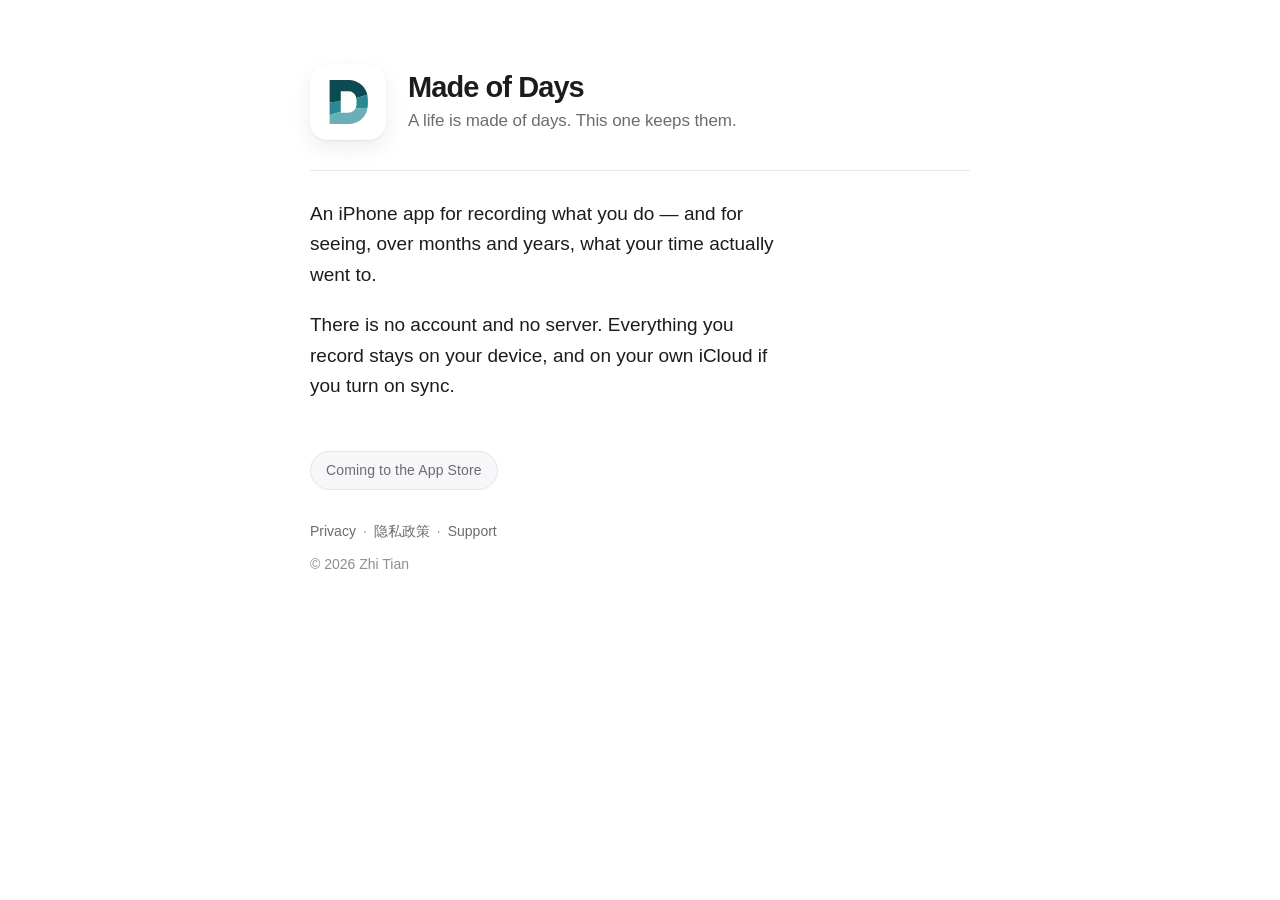
<file: index.html>
<!doctype html>
<html lang="en">
<head>
<meta charset="utf-8">
<meta name="viewport" content="width=device-width, initial-scale=1">
<title>Made of Days</title>
<meta name="description" content="An iPhone app for recording what you do, and for seeing what your days are actually made of. Everything stays on your device.">
<meta property="og:title" content="Made of Days">
<meta property="og:description" content="A life is made of days. This one keeps them.">
<meta property="og:type" content="website">
<meta property="og:image" content="/apple-touch-icon.png">
<link rel="icon" href="/favicon.svg" type="image/svg+xml">
<link rel="icon" href="/favicon-32.png" sizes="32x32" type="image/png">
<link rel="apple-touch-icon" href="/apple-touch-icon.png">
<link rel="stylesheet" href="/_style.css?v=2">
</head>
<body class="home">
<main class="wrap">
  <div class="lockup">
    <picture>
      <source srcset="/icon-dark.svg" media="(prefers-color-scheme: dark)">
      <img class="glyph" src="/icon-light.svg" alt="" width="76" height="76">
    </picture>
    <div>
      <h1>Made of Days</h1>
      <p class="tagline">A life is made of days. This one keeps them.</p>
    </div>
  </div>

  <hr class="rule">

  <p>An iPhone app for recording what you do — and for seeing, over months and
  years, what your time actually went to.</p>

  <p>There is no account and no server. Everything you record stays on your
  device, and on your own iCloud if you turn on sync.</p>

  <p><span class="status">Coming to the App Store</span></p>
</main>
<footer>
  <nav>
    <a href="/privacy/">Privacy</a><span class="sep">·</span><a href="/privacy/zh-hans/">隐私政策</a><span class="sep">·</span><a href="/support/">Support</a>
  </nav>
  <div class="legal">© 2026 Zhi Tian</div>
</footer>
</body>
</html>
</file>
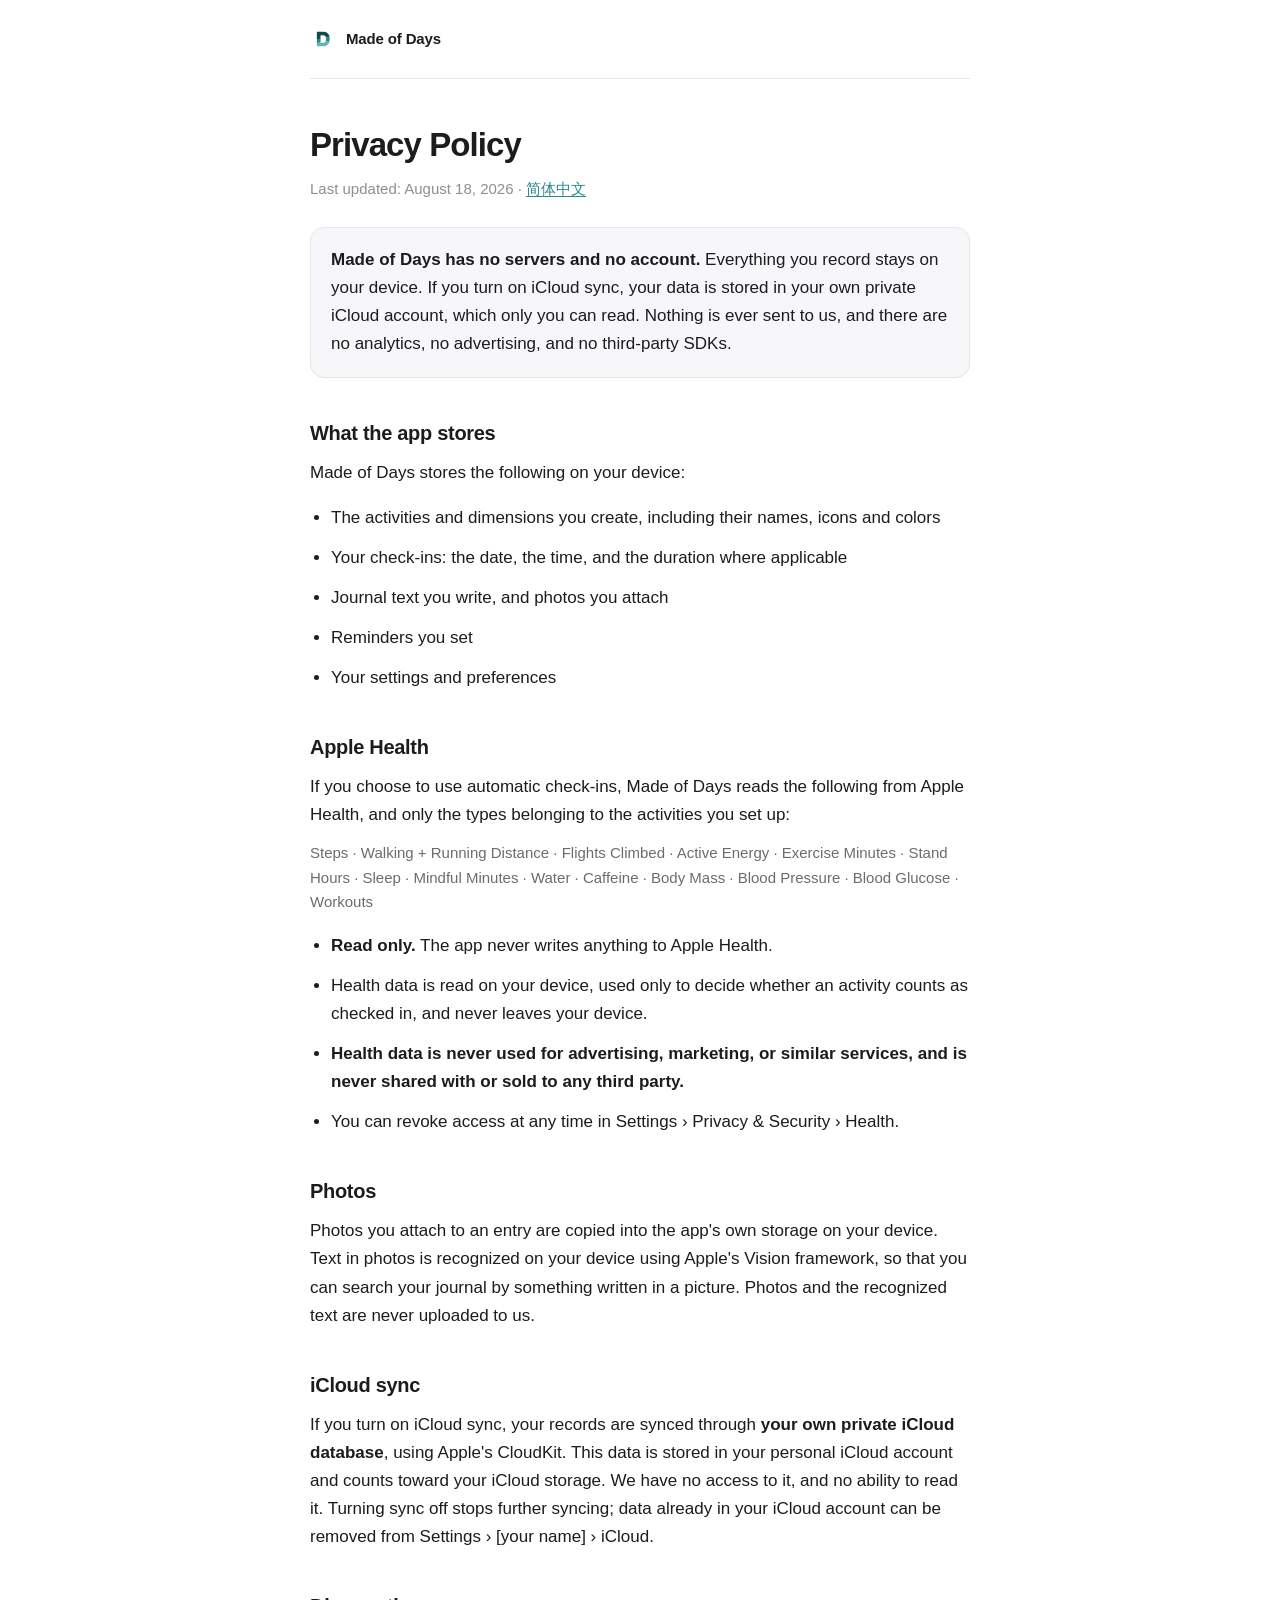
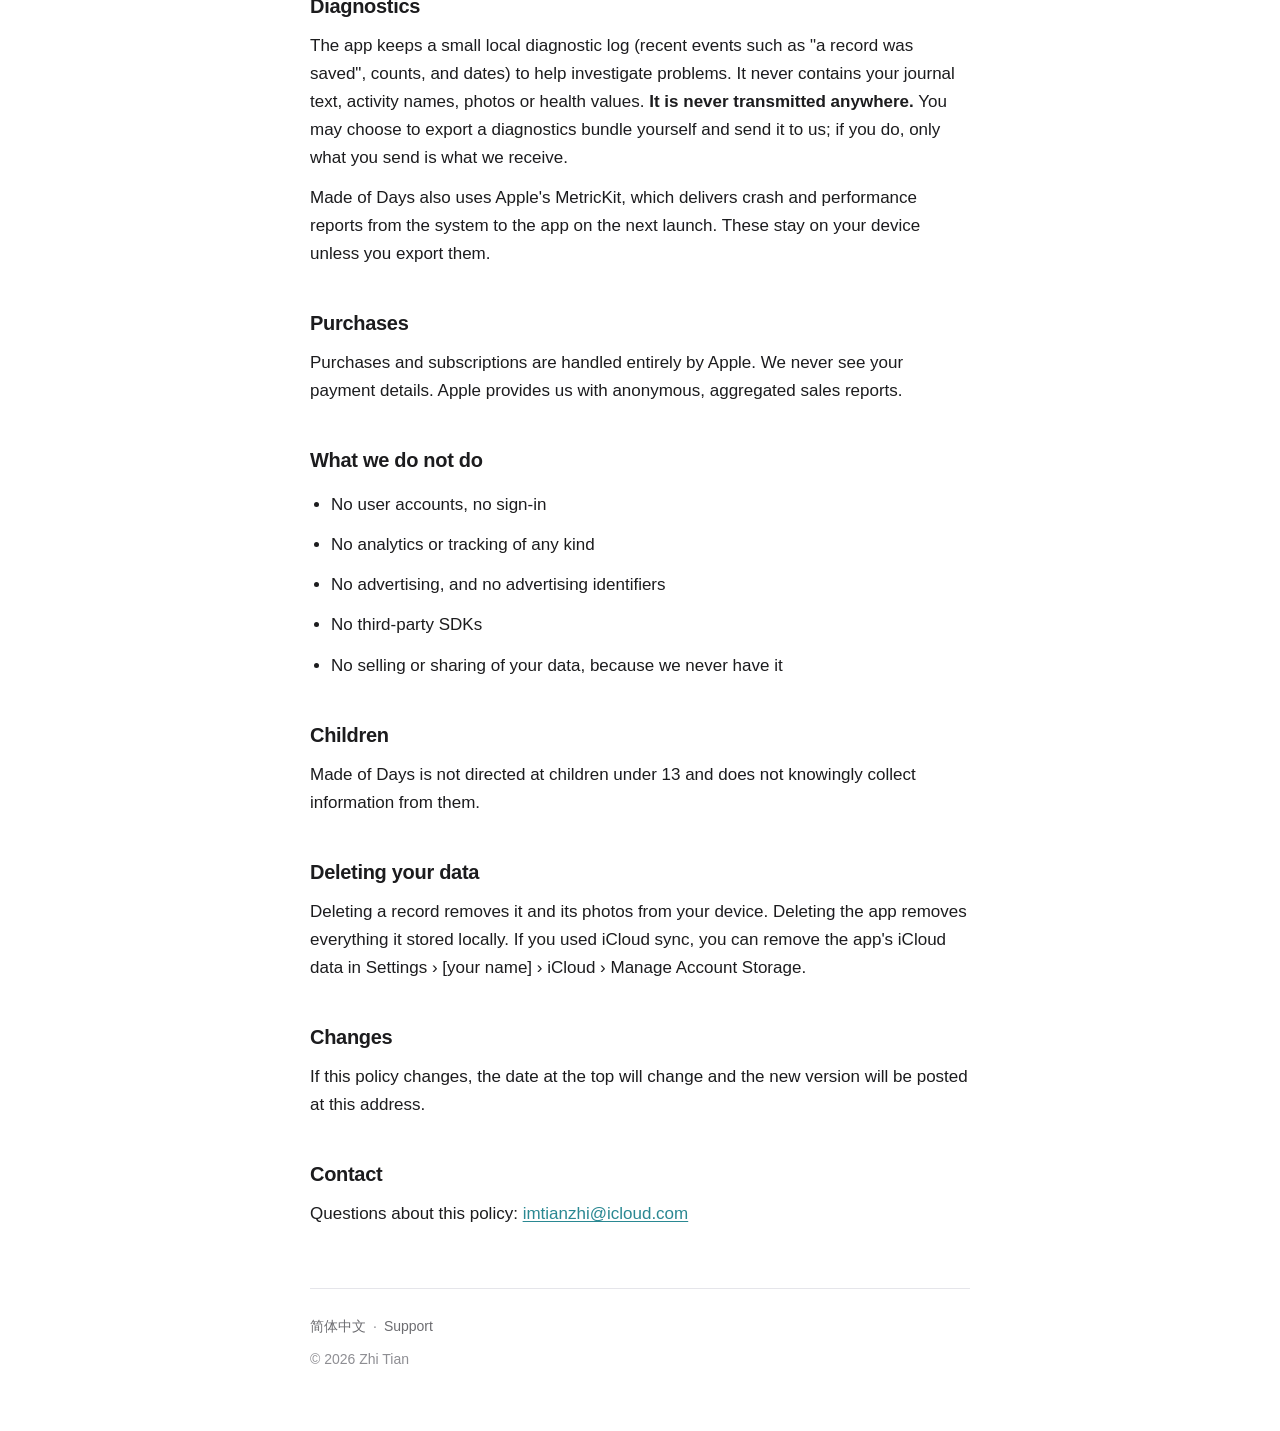
<file: privacy/index.html>
<!doctype html>
<html lang="en">
<head>
<meta charset="utf-8">
<meta name="viewport" content="width=device-width, initial-scale=1">
<title>Privacy Policy — Made of Days</title>
<link rel="icon" href="/favicon.svg" type="image/svg+xml">
<link rel="icon" href="/favicon-32.png" sizes="32x32" type="image/png">
<link rel="apple-touch-icon" href="/apple-touch-icon.png">
<link rel="stylesheet" href="/_style.css?v=2">
</head>
<body>
<div class="bar"><picture><source srcset="/icon-dark.svg" media="(prefers-color-scheme: dark)"><img src="/icon-light.svg" alt="" width="26" height="26"></picture><a href="/">Made of Days</a></div>
<main class="wrap doc">
<h1>Privacy Policy</h1>
<p class="updated">Last updated: August 18, 2026 · <a href="/privacy/zh-hans/">简体中文</a></p>

<div class="lede">
<p><strong>Made of Days has no servers and no account.</strong> Everything you record stays on
your device. If you turn on iCloud sync, your data is stored in your own private iCloud
account, which only you can read. Nothing is ever sent to us, and there are no analytics,
no advertising, and no third-party SDKs.</p>
</div>

<h2>What the app stores</h2>
<p>Made of Days stores the following on your device:</p>
<ul>
<li>The activities and dimensions you create, including their names, icons and colors</li>
<li>Your check-ins: the date, the time, and the duration where applicable</li>
<li>Journal text you write, and photos you attach</li>
<li>Reminders you set</li>
<li>Your settings and preferences</li>
</ul>

<h2>Apple Health</h2>
<p>If you choose to use automatic check-ins, Made of Days reads the following from Apple
Health, and only the types belonging to the activities you set up:</p>
<p class="types">Steps · Walking + Running Distance · Flights Climbed · Active Energy ·
Exercise Minutes · Stand Hours · Sleep · Mindful Minutes · Water · Caffeine ·
Body Mass · Blood Pressure · Blood Glucose · Workouts</p>
<ul>
<li><strong>Read only.</strong> The app never writes anything to Apple Health.</li>
<li>Health data is read on your device, used only to decide whether an activity counts as
checked in, and never leaves your device.</li>
<li><strong>Health data is never used for advertising, marketing, or similar services, and is
never shared with or sold to any third party.</strong></li>
<li>You can revoke access at any time in Settings › Privacy &amp; Security › Health.</li>
</ul>

<h2>Photos</h2>
<p>Photos you attach to an entry are copied into the app's own storage on your device. Text
in photos is recognized on your device using Apple's Vision framework, so that you can
search your journal by something written in a picture. Photos and the recognized text are
never uploaded to us.</p>

<h2>iCloud sync</h2>
<p>If you turn on iCloud sync, your records are synced through <strong>your own private iCloud
database</strong>, using Apple's CloudKit. This data is stored in your personal iCloud account
and counts toward your iCloud storage. We have no access to it, and no ability to read it.
Turning sync off stops further syncing; data already in your iCloud account can be removed
from Settings › [your name] › iCloud.</p>

<h2>Diagnostics</h2>
<p>The app keeps a small local diagnostic log (recent events such as "a record was saved",
counts, and dates) to help investigate problems. It never contains your journal text,
activity names, photos or health values. <strong>It is never transmitted anywhere.</strong> You may
choose to export a diagnostics bundle yourself and send it to us; if you do, only what you
send is what we receive.</p>
<p>Made of Days also uses Apple's MetricKit, which delivers crash and performance reports
from the system to the app on the next launch. These stay on your device unless you export
them.</p>

<h2>Purchases</h2>
<p>Purchases and subscriptions are handled entirely by Apple. We never see your payment
details. Apple provides us with anonymous, aggregated sales reports.</p>

<h2>What we do not do</h2>
<ul>
<li>No user accounts, no sign-in</li>
<li>No analytics or tracking of any kind</li>
<li>No advertising, and no advertising identifiers</li>
<li>No third-party SDKs</li>
<li>No selling or sharing of your data, because we never have it</li>
</ul>

<h2>Children</h2>
<p>Made of Days is not directed at children under 13 and does not knowingly collect
information from them.</p>

<h2>Deleting your data</h2>
<p>Deleting a record removes it and its photos from your device. Deleting the app removes
everything it stored locally. If you used iCloud sync, you can remove the app's iCloud data
in Settings › [your name] › iCloud › Manage Account Storage.</p>

<h2>Changes</h2>
<p>If this policy changes, the date at the top will change and the new version will be posted
at this address.</p>

<h2>Contact</h2>
<p>Questions about this policy: <a href="mailto:imtianzhi@icloud.com">imtianzhi@icloud.com</a></p>

<footer>
  <nav><a href="/privacy/zh-hans/">简体中文</a><span class="sep">·</span><a href="/support/">Support</a></nav>
  <div class="legal">© 2026 Zhi Tian</div>
</footer>
</main>
</body>
</html>
</file>
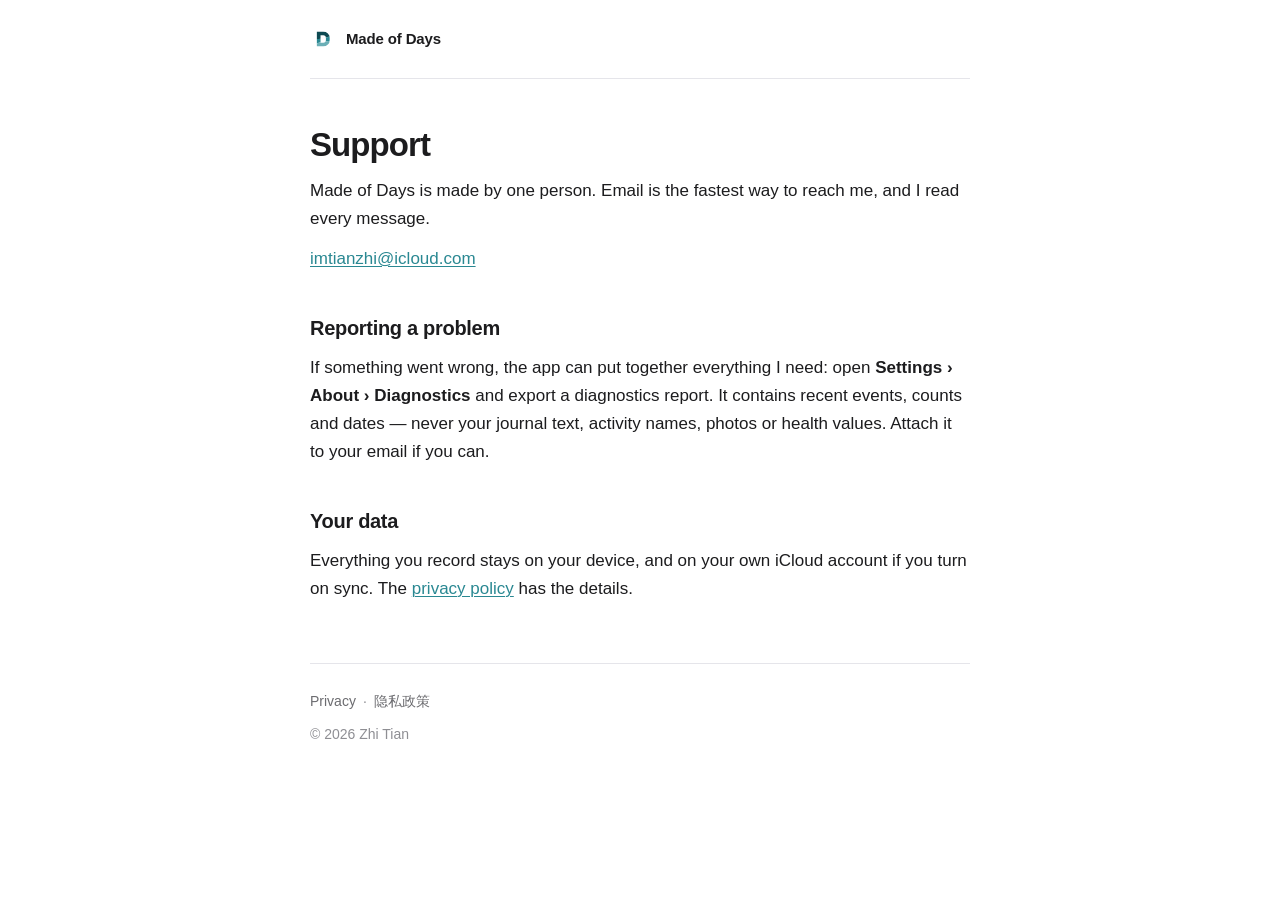
<file: support/index.html>
<!doctype html>
<html lang="en">
<head>
<meta charset="utf-8">
<meta name="viewport" content="width=device-width, initial-scale=1">
<title>Support — Made of Days</title>
<meta name="description" content="How to reach the developer of Made of Days, and how to send a diagnostics report.">
<link rel="icon" href="/favicon.svg" type="image/svg+xml">
<link rel="icon" href="/favicon-32.png" sizes="32x32" type="image/png">
<link rel="apple-touch-icon" href="/apple-touch-icon.png">
<link rel="stylesheet" href="/_style.css?v=2">
</head>
<body>
<div class="bar"><picture><source srcset="/icon-dark.svg" media="(prefers-color-scheme: dark)"><img src="/icon-light.svg" alt="" width="26" height="26"></picture><a href="/">Made of Days</a></div>
<main class="wrap doc">
<h1>Support</h1>

<p>Made of Days is made by one person. Email is the fastest way to reach me, and
I read every message.</p>
<p><a href="mailto:imtianzhi@icloud.com">imtianzhi@icloud.com</a></p>

<h2>Reporting a problem</h2>
<p>If something went wrong, the app can put together everything I need: open
<strong>Settings › About › Diagnostics</strong> and export a diagnostics report. It
contains recent events, counts and dates — never your journal text, activity
names, photos or health values. Attach it to your email if you can.</p>

<h2>Your data</h2>
<p>Everything you record stays on your device, and on your own iCloud account if
you turn on sync. The <a href="/privacy/">privacy policy</a> has the details.</p>

<footer>
  <nav><a href="/privacy/">Privacy</a><span class="sep">·</span><a href="/privacy/zh-hans/">隐私政策</a></nav>
  <div class="legal">© 2026 Zhi Tian</div>
</footer>
</main>
</body>
</html>
</file>
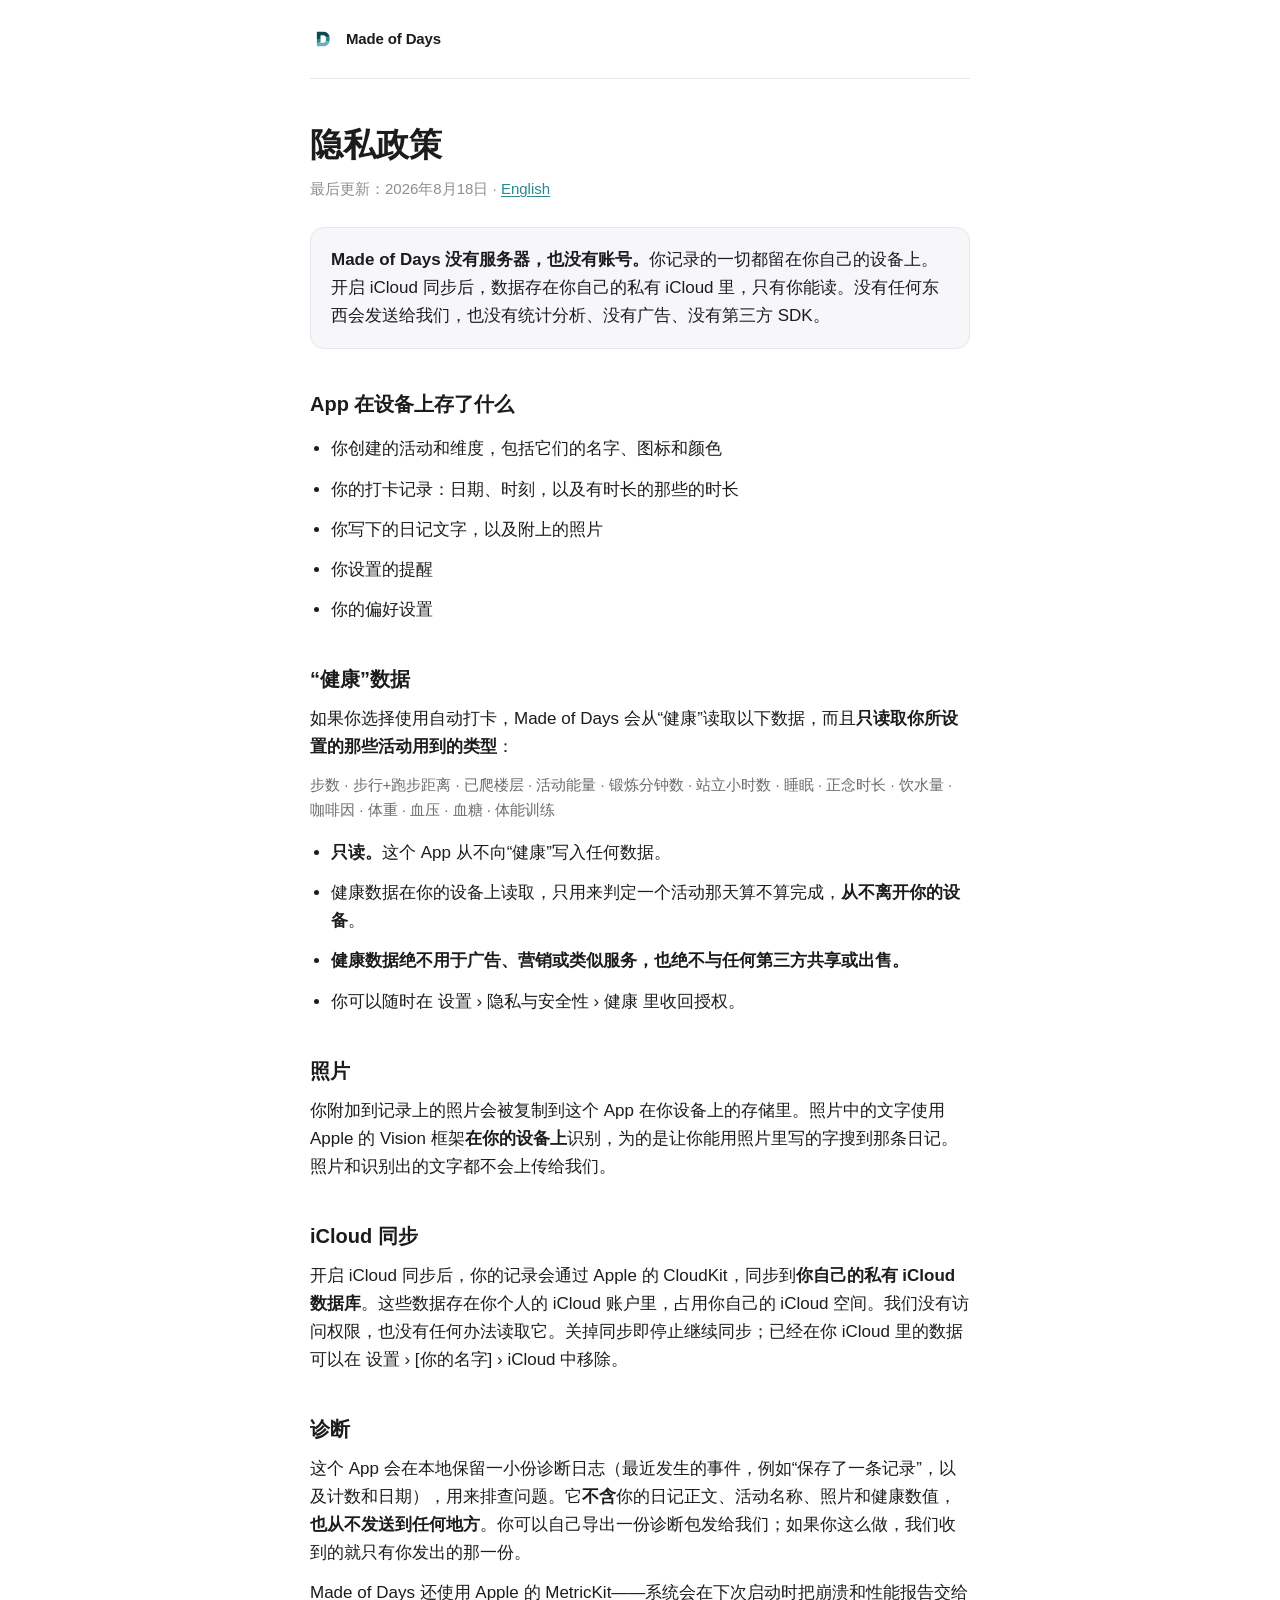
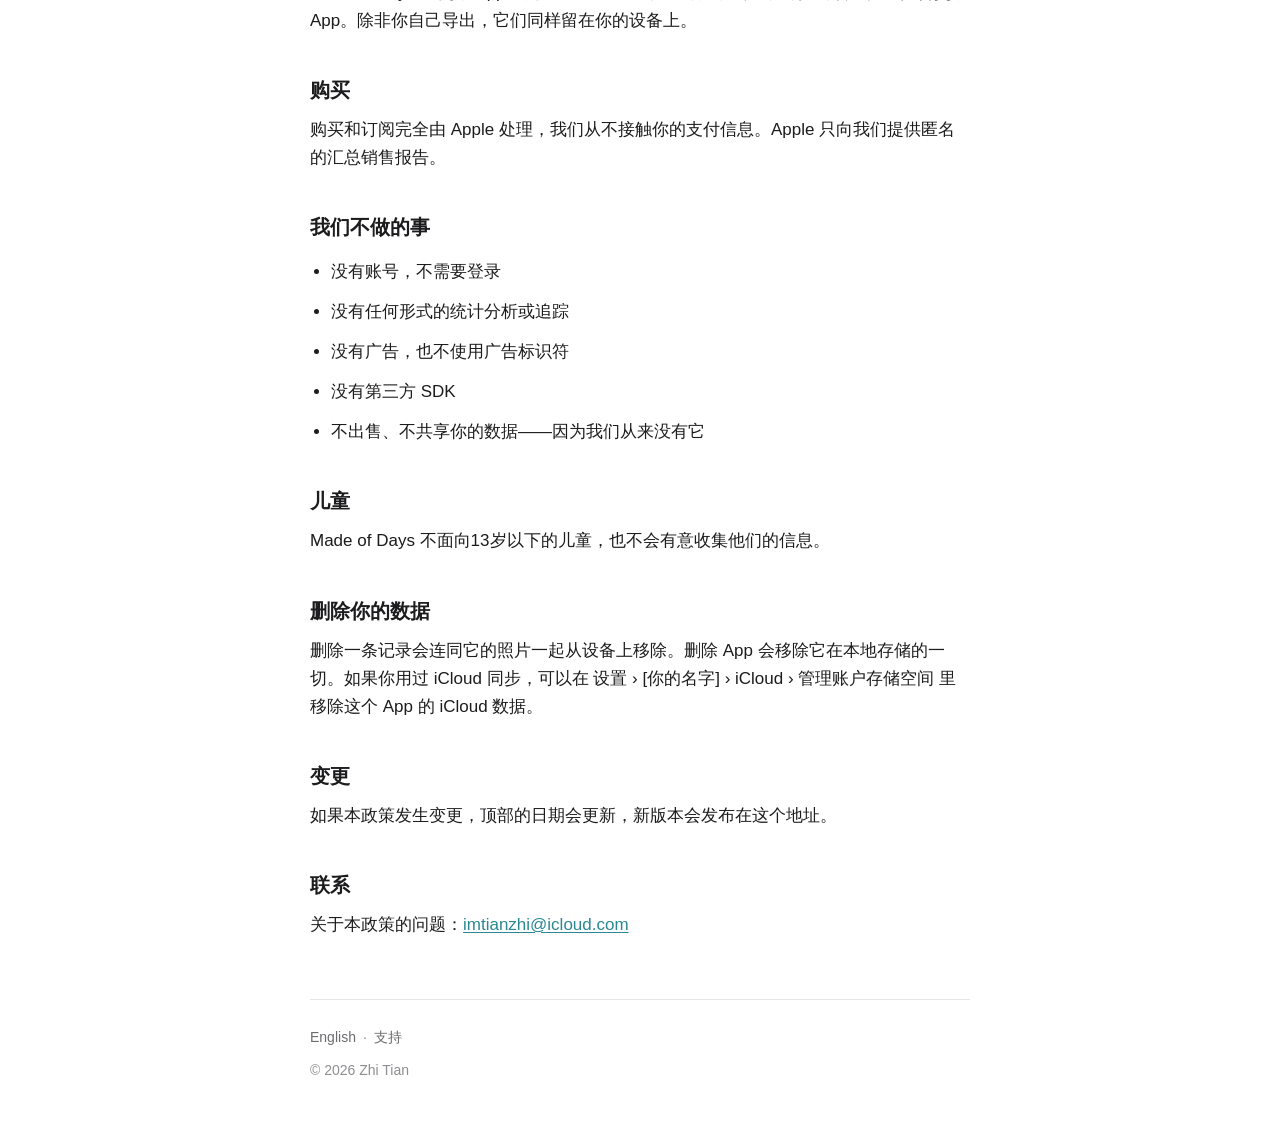
<file: privacy/zh-hans/index.html>
<!doctype html>
<html lang="zh-Hans">
<head>
<meta charset="utf-8">
<meta name="viewport" content="width=device-width, initial-scale=1">
<title>隐私政策 — Made of Days</title>
<meta name="description" content="Made of Days 没有服务器，也没有账号。你记录的一切都留在你自己的设备上。">
<link rel="icon" href="/favicon.svg" type="image/svg+xml">
<link rel="icon" href="/favicon-32.png" sizes="32x32" type="image/png">
<link rel="apple-touch-icon" href="/apple-touch-icon.png">
<link rel="stylesheet" href="/_style.css?v=2">
</head>
<body>
<div class="bar"><picture><source srcset="/icon-dark.svg" media="(prefers-color-scheme: dark)"><img src="/icon-light.svg" alt="" width="26" height="26"></picture><a href="/">Made of Days</a></div>
<main class="wrap doc">
<h1>隐私政策</h1>
<p class="updated">最后更新：2026年8月18日 · <a href="/privacy/">English</a></p>

<div class="lede">
<p><strong>Made of Days 没有服务器，也没有账号。</strong>你记录的一切都留在你自己的设备上。开启 iCloud 同步后，数据存在你自己的私有 iCloud 里，只有你能读。没有任何东西会发送给我们，也没有统计分析、没有广告、没有第三方 SDK。</p>
</div>

<h2>App 在设备上存了什么</h2>
<ul>
<li>你创建的活动和维度，包括它们的名字、图标和颜色</li>
<li>你的打卡记录：日期、时刻，以及有时长的那些的时长</li>
<li>你写下的日记文字，以及附上的照片</li>
<li>你设置的提醒</li>
<li>你的偏好设置</li>
</ul>

<h2>“健康”数据</h2>
<p>如果你选择使用自动打卡，Made of Days 会从“健康”读取以下数据，而且<strong>只读取你所设置的那些活动用到的类型</strong>：</p>
<p class="types">步数 · 步行+跑步距离 · 已爬楼层 · 活动能量 · 锻炼分钟数 · 站立小时数 · 睡眠 · 正念时长 · 饮水量 · 咖啡因 · 体重 · 血压 · 血糖 · 体能训练</p>
<ul>
<li><strong>只读。</strong>这个 App 从不向“健康”写入任何数据。</li>
<li>健康数据在你的设备上读取，只用来判定一个活动那天算不算完成，<strong>从不离开你的设备</strong>。</li>
<li><strong>健康数据绝不用于广告、营销或类似服务，也绝不与任何第三方共享或出售。</strong></li>
<li>你可以随时在 设置 › 隐私与安全性 › 健康 里收回授权。</li>
</ul>

<h2>照片</h2>
<p>你附加到记录上的照片会被复制到这个 App 在你设备上的存储里。照片中的文字使用 Apple 的 Vision 框架<strong>在你的设备上</strong>识别，为的是让你能用照片里写的字搜到那条日记。照片和识别出的文字都不会上传给我们。</p>

<h2>iCloud 同步</h2>
<p>开启 iCloud 同步后，你的记录会通过 Apple 的 CloudKit，同步到<strong>你自己的私有 iCloud 数据库</strong>。这些数据存在你个人的 iCloud 账户里，占用你自己的 iCloud 空间。我们没有访问权限，也没有任何办法读取它。关掉同步即停止继续同步；已经在你 iCloud 里的数据可以在 设置 › [你的名字] › iCloud 中移除。</p>

<h2>诊断</h2>
<p>这个 App 会在本地保留一小份诊断日志（最近发生的事件，例如“保存了一条记录”，以及计数和日期），用来排查问题。它<strong>不含</strong>你的日记正文、活动名称、照片和健康数值，<strong>也从不发送到任何地方</strong>。你可以自己导出一份诊断包发给我们；如果你这么做，我们收到的就只有你发出的那一份。</p>
<p>Made of Days 还使用 Apple 的 MetricKit——系统会在下次启动时把崩溃和性能报告交给 App。除非你自己导出，它们同样留在你的设备上。</p>

<h2>购买</h2>
<p>购买和订阅完全由 Apple 处理，我们从不接触你的支付信息。Apple 只向我们提供匿名的汇总销售报告。</p>

<h2>我们不做的事</h2>
<ul>
<li>没有账号，不需要登录</li>
<li>没有任何形式的统计分析或追踪</li>
<li>没有广告，也不使用广告标识符</li>
<li>没有第三方 SDK</li>
<li>不出售、不共享你的数据——因为我们从来没有它</li>
</ul>

<h2>儿童</h2>
<p>Made of Days 不面向13岁以下的儿童，也不会有意收集他们的信息。</p>

<h2>删除你的数据</h2>
<p>删除一条记录会连同它的照片一起从设备上移除。删除 App 会移除它在本地存储的一切。如果你用过 iCloud 同步，可以在 设置 › [你的名字] › iCloud › 管理账户存储空间 里移除这个 App 的 iCloud 数据。</p>

<h2>变更</h2>
<p>如果本政策发生变更，顶部的日期会更新，新版本会发布在这个地址。</p>

<h2>联系</h2>
<p>关于本政策的问题：<a href="mailto:imtianzhi@icloud.com">imtianzhi@icloud.com</a></p>

<footer>
  <nav><a href="/privacy/">English</a><span class="sep">·</span><a href="/support/">支持</a></nav>
  <div class="legal">© 2026 Zhi Tian</div>
</footer>
</main>
</body>
</html>
</file>
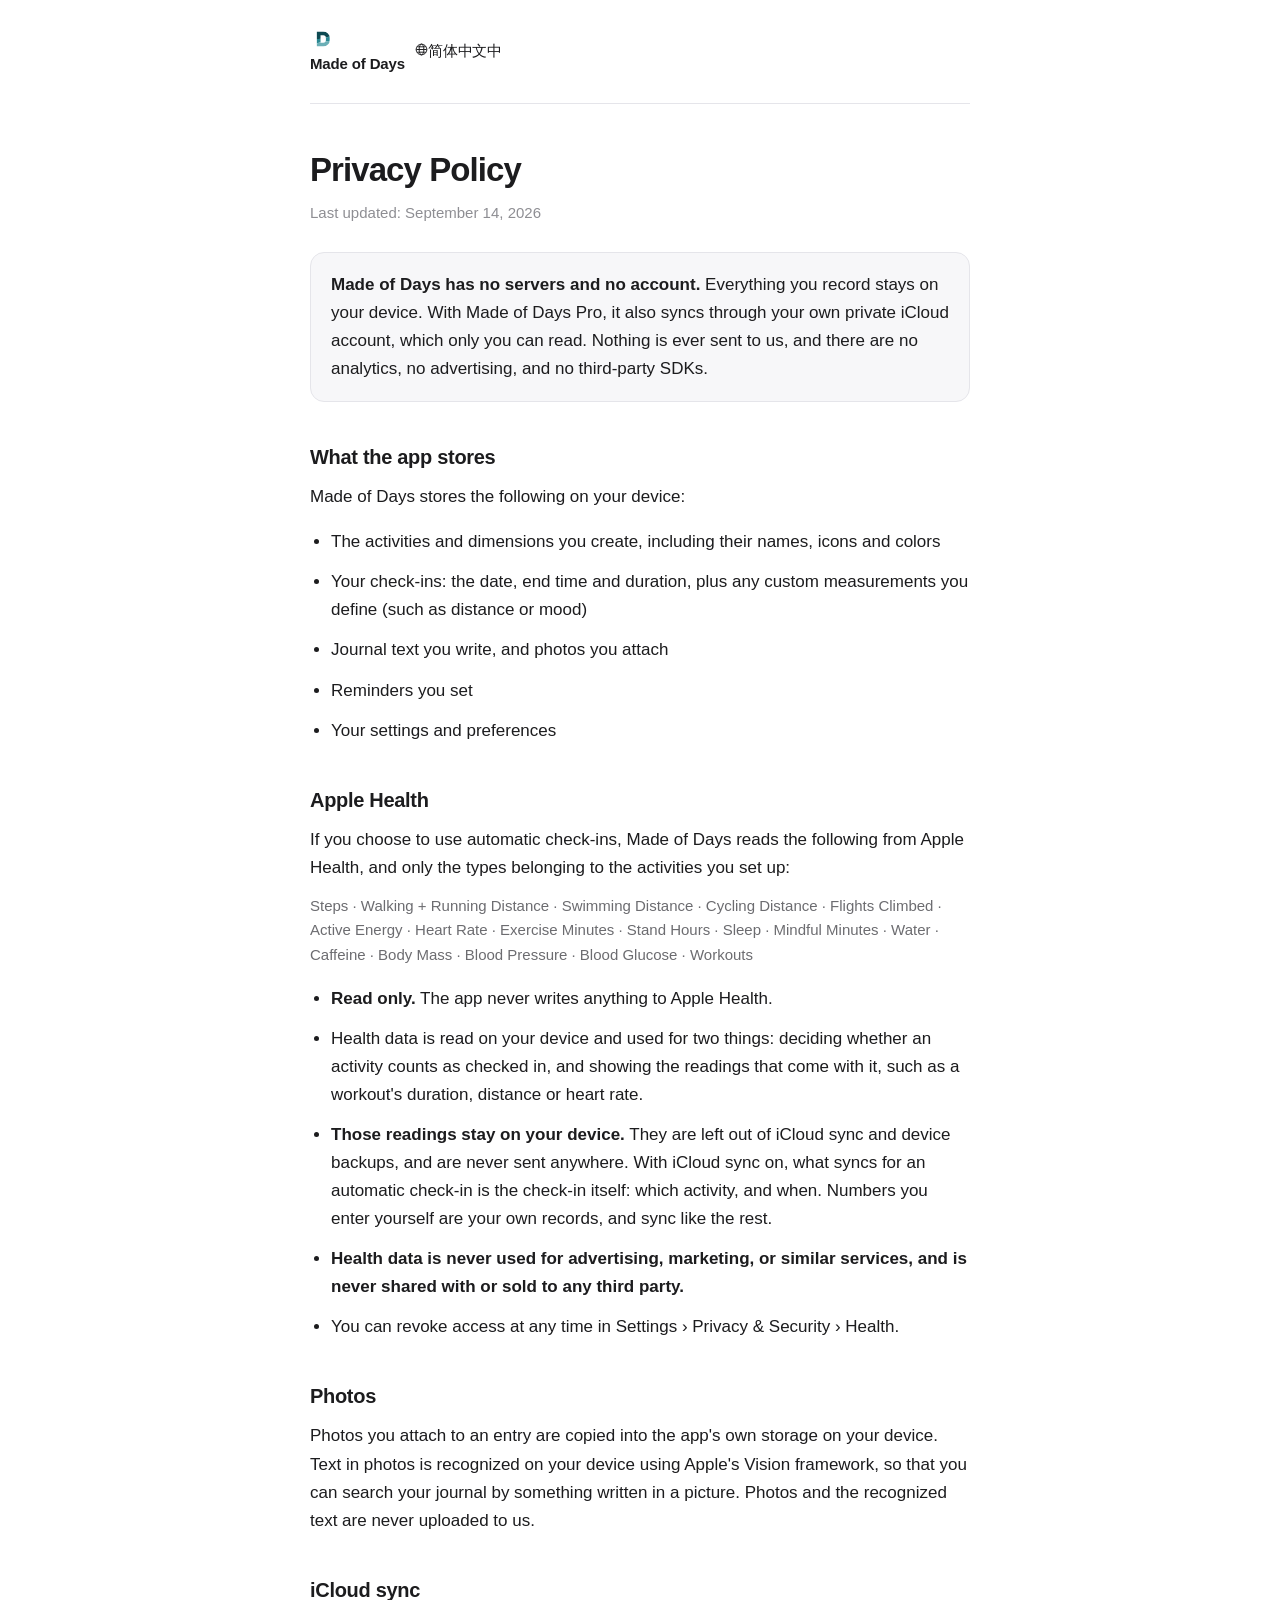
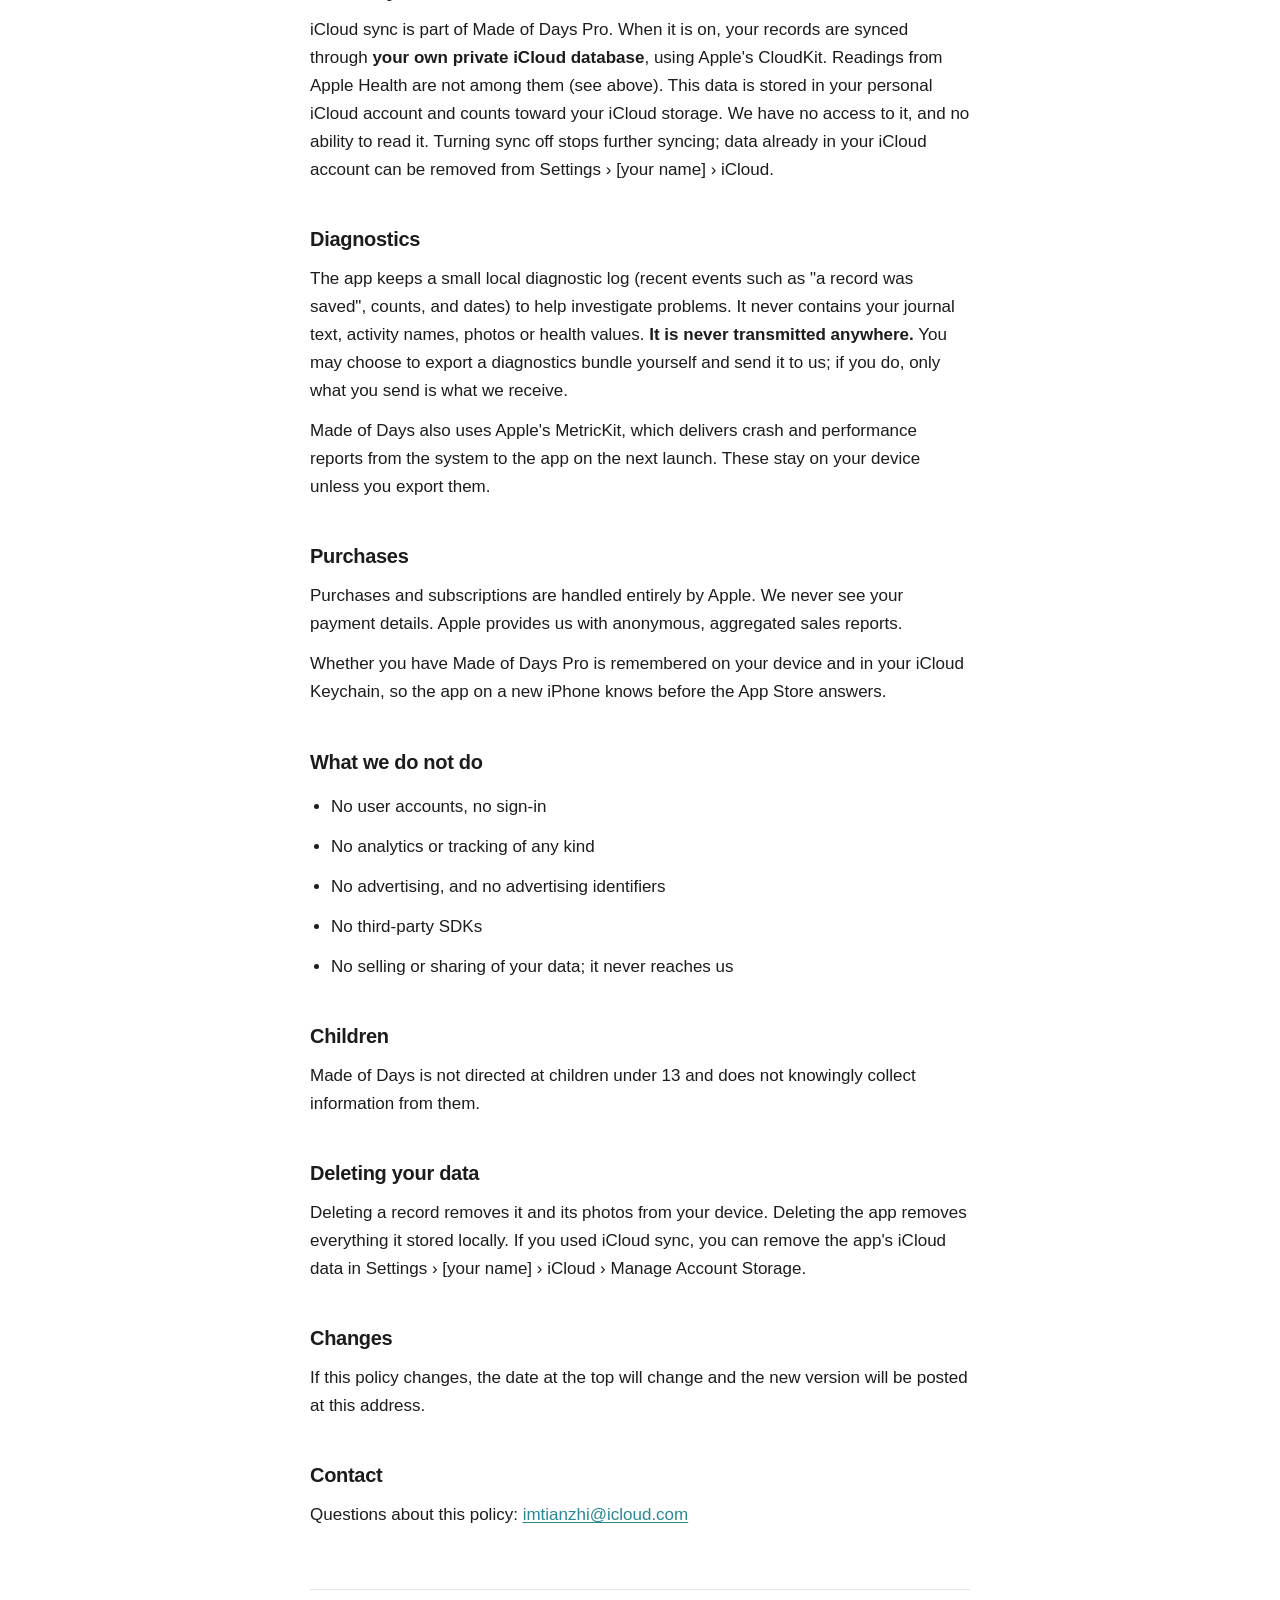
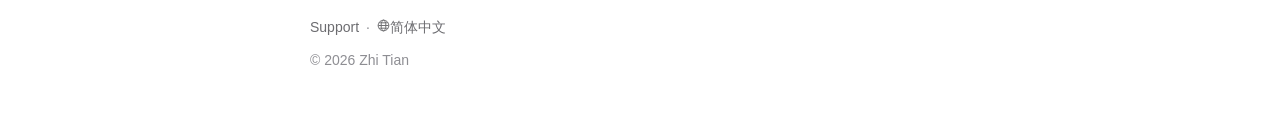
<file: public/privacy/index.html>
<!doctype html>
<html lang="en">
<head>
<meta charset="utf-8">
<meta name="viewport" content="width=device-width, initial-scale=1">
<title>Privacy Policy — Made of Days</title>
<link rel="alternate" hreflang="en" href="https://madeofdays.pages.dev/privacy/">
<link rel="alternate" hreflang="zh-Hans" href="https://madeofdays.pages.dev/privacy/zh-hans/">
<link rel="icon" href="/favicon.svg" type="image/svg+xml">
<link rel="icon" href="/favicon-32.png" sizes="32x32" type="image/png">
<link rel="apple-touch-icon" href="/apple-touch-icon.png">
<link rel="stylesheet" href="/_style.css?v=5">
</head>
<body>
<div class="bar"><a class="brand" href="/"><picture><source srcset="/icon-dark.svg" media="(prefers-color-scheme: dark)"><img src="/icon-light.svg" alt="" width="26" height="26"></picture>Made of Days</a><a class="lang" href="/privacy/zh-hans/" lang="zh-Hans" hreflang="zh-Hans" aria-label="简体中文"><svg class="globe" viewBox="0 0 16 16" width="13" height="13" aria-hidden="true"><circle cx="8" cy="8" r="6.6" fill="none" stroke="currentColor" stroke-width="1.2"/><ellipse cx="8" cy="8" rx="2.9" ry="6.6" fill="none" stroke="currentColor" stroke-width="1.2"/><path d="M1.6 8h12.8M2.6 4.7h10.8M2.6 11.3h10.8" fill="none" stroke="currentColor" stroke-width="1.2"/></svg><span class="lang-name">简体中文</span><span class="lang-mark" aria-hidden="true">中</span></a></div>
<main class="wrap doc">
<h1>Privacy Policy</h1>
<p class="updated">Last updated: September 14, 2026</p>

<div class="lede">
<p><strong>Made of Days has no servers and no account.</strong> Everything you record stays on
your device. With Made of Days Pro, it also syncs through your own private iCloud
account, which only you can read. Nothing is ever sent to us, and there are no analytics,
no advertising, and no third-party SDKs.</p>
</div>

<h2>What the app stores</h2>
<p>Made of Days stores the following on your device:</p>
<ul>
<li>The activities and dimensions you create, including their names, icons and colors</li>
<li>Your check-ins: the date, end time and duration, plus any custom measurements you define (such as distance or mood)</li>
<li>Journal text you write, and photos you attach</li>
<li>Reminders you set</li>
<li>Your settings and preferences</li>
</ul>

<h2>Apple Health</h2>
<p>If you choose to use automatic check-ins, Made of Days reads the following from Apple
Health, and only the types belonging to the activities you set up:</p>
<p class="types">Steps · Walking + Running Distance · Swimming Distance · Cycling Distance ·
Flights Climbed · Active Energy · Heart Rate · Exercise Minutes · Stand Hours · Sleep · Mindful Minutes · Water · Caffeine ·
Body Mass · Blood Pressure · Blood Glucose · Workouts</p>
<ul>
<li><strong>Read only.</strong> The app never writes anything to Apple Health.</li>
<li>Health data is read on your device and used for two things: deciding whether an
activity counts as checked in, and showing the readings that come with it, such as a
workout's duration, distance or heart rate.</li>
<li><strong>Those readings stay on your device.</strong> They are left out of iCloud sync and
device backups, and are never sent anywhere. With iCloud sync on, what syncs for an
automatic check-in is the check-in itself: which activity, and when. Numbers you enter
yourself are your own records, and sync like the rest.</li>
<li><strong>Health data is never used for advertising, marketing, or similar services, and is
never shared with or sold to any third party.</strong></li>
<li>You can revoke access at any time in Settings › Privacy &amp; Security › Health.</li>
</ul>

<h2>Photos</h2>
<p>Photos you attach to an entry are copied into the app's own storage on your device. Text
in photos is recognized on your device using Apple's Vision framework, so that you can
search your journal by something written in a picture. Photos and the recognized text are
never uploaded to us.</p>

<h2>iCloud sync</h2>
<p>iCloud sync is part of Made of Days Pro. When it is on, your records are synced through
<strong>your own private iCloud database</strong>, using Apple's CloudKit. Readings from Apple
Health are not among them (see above). This data is stored in your personal iCloud account
and counts toward your iCloud storage. We have no access to it, and no ability to read it.
Turning sync off stops further syncing; data already in your iCloud account can be removed
from Settings › [your name] › iCloud.</p>

<h2>Diagnostics</h2>
<p>The app keeps a small local diagnostic log (recent events such as "a record was saved",
counts, and dates) to help investigate problems. It never contains your journal text,
activity names, photos or health values. <strong>It is never transmitted anywhere.</strong> You may
choose to export a diagnostics bundle yourself and send it to us; if you do, only what you
send is what we receive.</p>
<p>Made of Days also uses Apple's MetricKit, which delivers crash and performance reports
from the system to the app on the next launch. These stay on your device unless you export
them.</p>

<h2>Purchases</h2>
<p>Purchases and subscriptions are handled entirely by Apple. We never see your payment
details. Apple provides us with anonymous, aggregated sales reports.</p>
<p>Whether you have Made of Days Pro is remembered on your device and in your iCloud Keychain,
so the app on a new iPhone knows before the App Store answers.</p>

<h2>What we do not do</h2>
<ul>
<li>No user accounts, no sign-in</li>
<li>No analytics or tracking of any kind</li>
<li>No advertising, and no advertising identifiers</li>
<li>No third-party SDKs</li>
<li>No selling or sharing of your data; it never reaches us</li>
</ul>

<h2>Children</h2>
<p>Made of Days is not directed at children under 13 and does not knowingly collect
information from them.</p>

<h2>Deleting your data</h2>
<p>Deleting a record removes it and its photos from your device. Deleting the app removes
everything it stored locally. If you used iCloud sync, you can remove the app's iCloud data
in Settings › [your name] › iCloud › Manage Account Storage.</p>

<h2>Changes</h2>
<p>If this policy changes, the date at the top will change and the new version will be posted
at this address.</p>

<h2>Contact</h2>
<p>Questions about this policy: <a href="mailto:imtianzhi@icloud.com">imtianzhi@icloud.com</a></p>

<footer>
  <nav><a href="/support/">Support</a><span class="sep">·</span><a class="lang-link" href="/privacy/zh-hans/" lang="zh-Hans" hreflang="zh-Hans"><svg class="globe" viewBox="0 0 16 16" width="13" height="13" aria-hidden="true"><circle cx="8" cy="8" r="6.6" fill="none" stroke="currentColor" stroke-width="1.2"/><ellipse cx="8" cy="8" rx="2.9" ry="6.6" fill="none" stroke="currentColor" stroke-width="1.2"/><path d="M1.6 8h12.8M2.6 4.7h10.8M2.6 11.3h10.8" fill="none" stroke="currentColor" stroke-width="1.2"/></svg>简体中文</a></nav>
  <div class="legal">© 2026 Zhi Tian</div>
</footer>
</main>
</body>
</html>
</file>
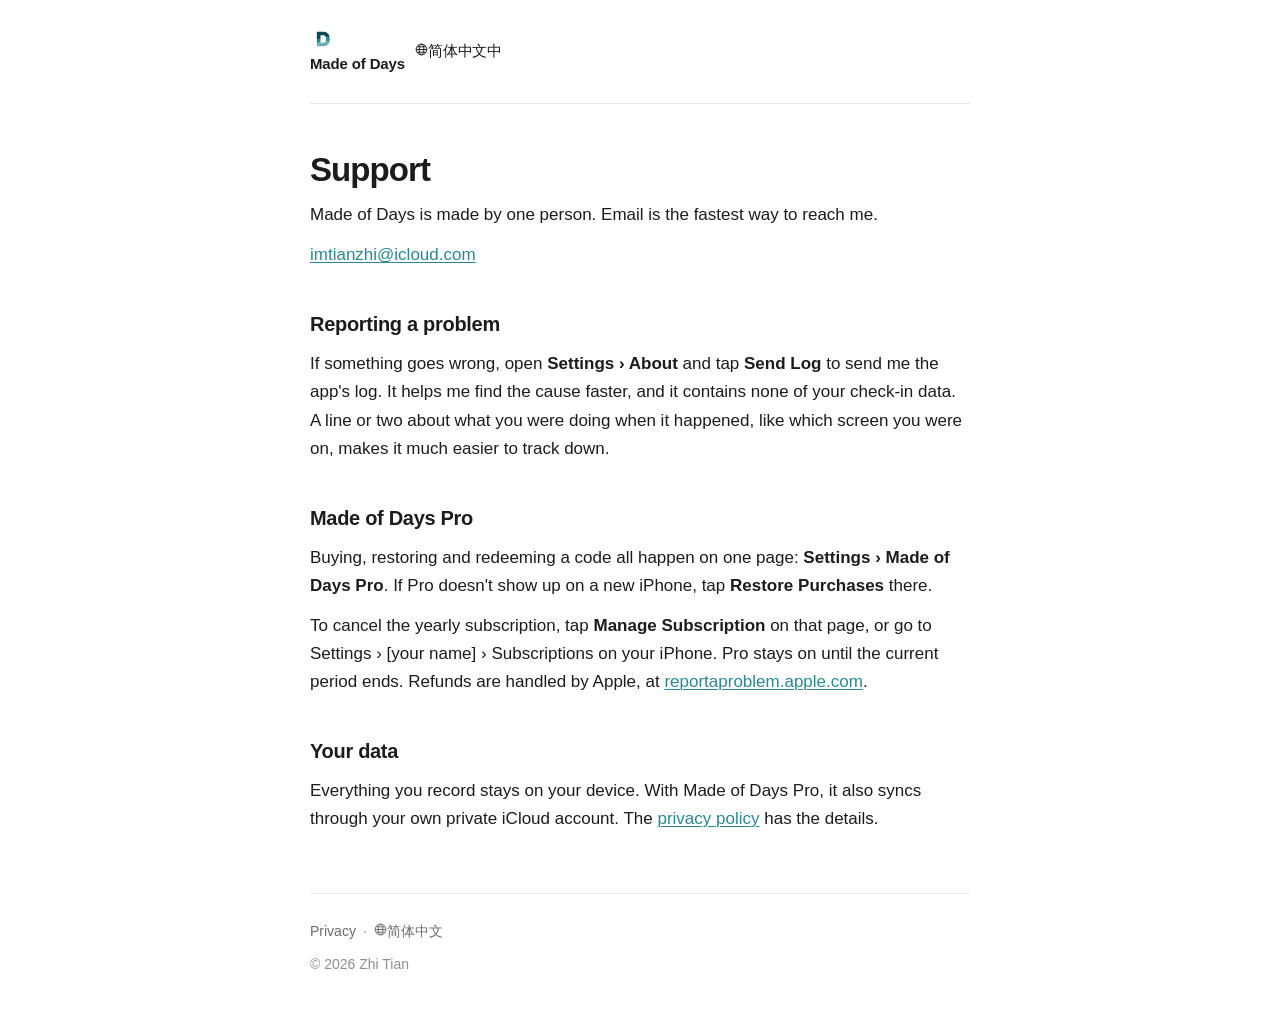
<file: public/support/index.html>
<!doctype html>
<html lang="en">
<head>
<meta charset="utf-8">
<meta name="viewport" content="width=device-width, initial-scale=1">
<title>Support — Made of Days</title>
<meta name="description" content="How to reach the developer of Made of Days, and how to send a log.">
<link rel="alternate" hreflang="en" href="https://madeofdays.pages.dev/support/">
<link rel="alternate" hreflang="zh-Hans" href="https://madeofdays.pages.dev/support/zh-hans/">
<link rel="icon" href="/favicon.svg" type="image/svg+xml">
<link rel="icon" href="/favicon-32.png" sizes="32x32" type="image/png">
<link rel="apple-touch-icon" href="/apple-touch-icon.png">
<link rel="stylesheet" href="/_style.css?v=5">
</head>
<body>
<div class="bar"><a class="brand" href="/"><picture><source srcset="/icon-dark.svg" media="(prefers-color-scheme: dark)"><img src="/icon-light.svg" alt="" width="26" height="26"></picture>Made of Days</a><a class="lang" href="/support/zh-hans/" lang="zh-Hans" hreflang="zh-Hans" aria-label="简体中文"><svg class="globe" viewBox="0 0 16 16" width="13" height="13" aria-hidden="true"><circle cx="8" cy="8" r="6.6" fill="none" stroke="currentColor" stroke-width="1.2"/><ellipse cx="8" cy="8" rx="2.9" ry="6.6" fill="none" stroke="currentColor" stroke-width="1.2"/><path d="M1.6 8h12.8M2.6 4.7h10.8M2.6 11.3h10.8" fill="none" stroke="currentColor" stroke-width="1.2"/></svg><span class="lang-name">简体中文</span><span class="lang-mark" aria-hidden="true">中</span></a></div>
<main class="wrap doc">
<h1>Support</h1>

<p>Made of Days is made by one person. Email is the fastest way to reach me.</p>
<p><a href="mailto:imtianzhi@icloud.com">imtianzhi@icloud.com</a></p>

<h2>Reporting a problem</h2>
<p>If something goes wrong, open <strong>Settings › About</strong> and tap
<strong>Send Log</strong> to send me the app's log. It helps me find the cause
faster, and it contains none of your check-in data. A line or two about what you
were doing when it happened, like which screen you were on, makes it much easier
to track down.</p>

<h2>Made of Days Pro</h2>
<p>Buying, restoring and redeeming a code all happen on one page:
<strong>Settings › Made of Days Pro</strong>. If Pro doesn't show up on a new
iPhone, tap <strong>Restore Purchases</strong> there.</p>
<p>To cancel the yearly subscription, tap <strong>Manage Subscription</strong> on
that page, or go to Settings › [your name] › Subscriptions on your iPhone. Pro
stays on until the current period ends. Refunds are handled by Apple,
at <a href="https://reportaproblem.apple.com">reportaproblem.apple.com</a>.</p>

<h2>Your data</h2>
<p>Everything you record stays on your device. With Made of Days Pro, it also
syncs through your own private iCloud account. The
<a href="/privacy/">privacy policy</a> has the details.</p>

<footer>
  <nav><a href="/privacy/">Privacy</a><span class="sep">·</span><a class="lang-link" href="/support/zh-hans/" lang="zh-Hans" hreflang="zh-Hans"><svg class="globe" viewBox="0 0 16 16" width="13" height="13" aria-hidden="true"><circle cx="8" cy="8" r="6.6" fill="none" stroke="currentColor" stroke-width="1.2"/><ellipse cx="8" cy="8" rx="2.9" ry="6.6" fill="none" stroke="currentColor" stroke-width="1.2"/><path d="M1.6 8h12.8M2.6 4.7h10.8M2.6 11.3h10.8" fill="none" stroke="currentColor" stroke-width="1.2"/></svg>简体中文</a></nav>
  <div class="legal">© 2026 Zhi Tian</div>
</footer>
</main>
</body>
</html>
</file>
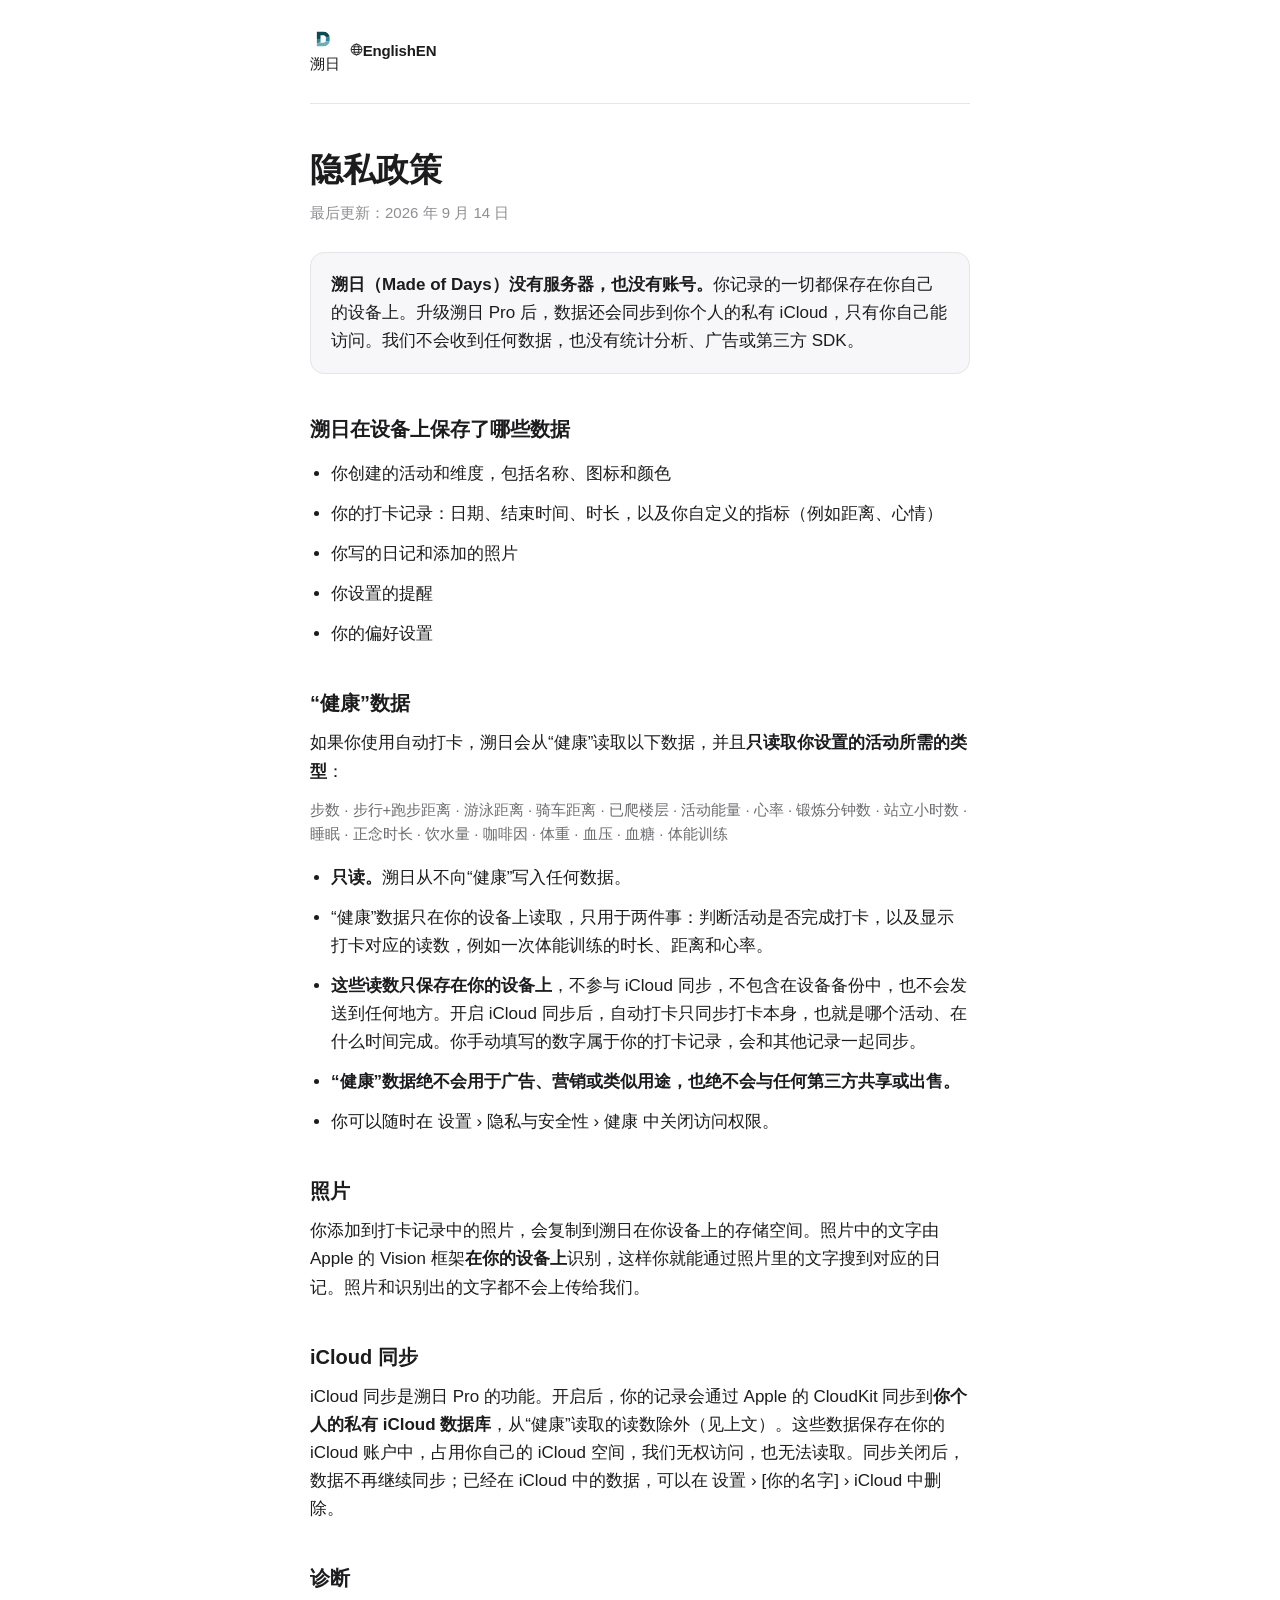
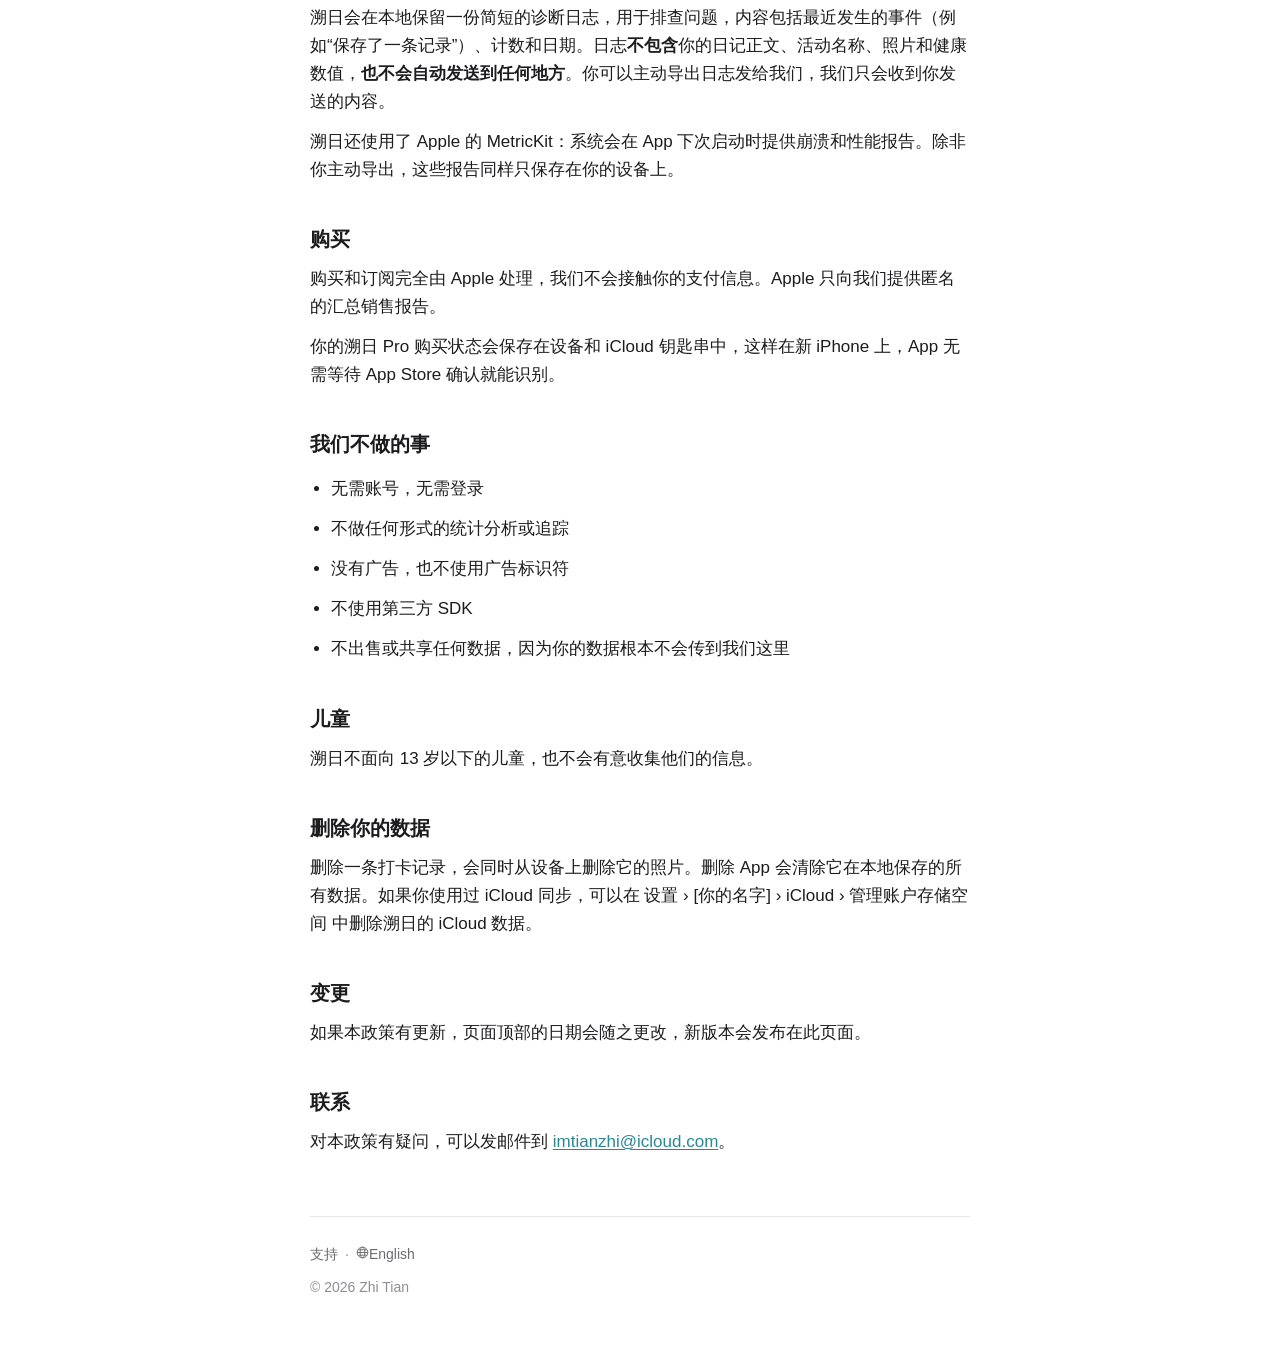
<file: public/privacy/zh-hans/index.html>
<!doctype html>
<html lang="zh-Hans">
<head>
<meta charset="utf-8">
<meta name="viewport" content="width=device-width, initial-scale=1">
<title>隐私政策 — 溯日</title>
<meta name="description" content="溯日（Made of Days）没有服务器，也没有账号。你记录的一切都留在你自己的设备上。">
<link rel="alternate" hreflang="en" href="https://madeofdays.pages.dev/privacy/">
<link rel="alternate" hreflang="zh-Hans" href="https://madeofdays.pages.dev/privacy/zh-hans/">
<link rel="icon" href="/favicon.svg" type="image/svg+xml">
<link rel="icon" href="/favicon-32.png" sizes="32x32" type="image/png">
<link rel="apple-touch-icon" href="/apple-touch-icon.png">
<link rel="stylesheet" href="/_style.css?v=5">
</head>
<body>
<div class="bar"><a class="brand" href="/zh-hans/"><picture><source srcset="/icon-dark.svg" media="(prefers-color-scheme: dark)"><img src="/icon-light.svg" alt="" width="26" height="26"></picture>溯日</a><a class="lang" href="/privacy/" lang="en" hreflang="en" aria-label="English"><svg class="globe" viewBox="0 0 16 16" width="13" height="13" aria-hidden="true"><circle cx="8" cy="8" r="6.6" fill="none" stroke="currentColor" stroke-width="1.2"/><ellipse cx="8" cy="8" rx="2.9" ry="6.6" fill="none" stroke="currentColor" stroke-width="1.2"/><path d="M1.6 8h12.8M2.6 4.7h10.8M2.6 11.3h10.8" fill="none" stroke="currentColor" stroke-width="1.2"/></svg><span class="lang-name">English</span><span class="lang-mark" aria-hidden="true">EN</span></a></div>
<main class="wrap doc">
<h1>隐私政策</h1>
<p class="updated">最后更新：2026 年 9 月 14 日</p>

<div class="lede">
<p><strong>溯日（Made of Days）没有服务器，也没有账号。</strong>你记录的一切都保存在你自己的设备上。升级溯日 Pro 后，数据还会同步到你个人的私有 iCloud，只有你自己能访问。我们不会收到任何数据，也没有统计分析、广告或第三方 SDK。</p>
</div>

<h2>溯日在设备上保存了哪些数据</h2>
<ul>
<li>你创建的活动和维度，包括名称、图标和颜色</li>
<li>你的打卡记录：日期、结束时间、时长，以及你自定义的指标（例如距离、心情）</li>
<li>你写的日记和添加的照片</li>
<li>你设置的提醒</li>
<li>你的偏好设置</li>
</ul>

<h2>“健康”数据</h2>
<p>如果你使用自动打卡，溯日会从“健康”读取以下数据，并且<strong>只读取你设置的活动所需的类型</strong>：</p>
<p class="types">步数 · 步行+跑步距离 · 游泳距离 · 骑车距离 · 已爬楼层 · 活动能量 · 心率 · 锻炼分钟数 · 站立小时数 · 睡眠 · 正念时长 · 饮水量 · 咖啡因 · 体重 · 血压 · 血糖 · 体能训练</p>
<ul>
<li><strong>只读。</strong>溯日从不向“健康”写入任何数据。</li>
<li>“健康”数据只在你的设备上读取，只用于两件事：判断活动是否完成打卡，以及显示打卡对应的读数，例如一次体能训练的时长、距离和心率。</li>
<li><strong>这些读数只保存在你的设备上</strong>，不参与 iCloud 同步，不包含在设备备份中，也不会发送到任何地方。开启 iCloud 同步后，自动打卡只同步打卡本身，也就是哪个活动、在什么时间完成。你手动填写的数字属于你的打卡记录，会和其他记录一起同步。</li>
<li><strong>“健康”数据绝不会用于广告、营销或类似用途，也绝不会与任何第三方共享或出售。</strong></li>
<li>你可以随时在 设置 › 隐私与安全性 › 健康 中关闭访问权限。</li>
</ul>

<h2>照片</h2>
<p>你添加到打卡记录中的照片，会复制到溯日在你设备上的存储空间。照片中的文字由 Apple 的 Vision 框架<strong>在你的设备上</strong>识别，这样你就能通过照片里的文字搜到对应的日记。照片和识别出的文字都不会上传给我们。</p>

<h2>iCloud 同步</h2>
<p>iCloud 同步是溯日 Pro 的功能。开启后，你的记录会通过 Apple 的 CloudKit 同步到<strong>你个人的私有 iCloud 数据库</strong>，从“健康”读取的读数除外（见上文）。这些数据保存在你的 iCloud 账户中，占用你自己的 iCloud 空间，我们无权访问，也无法读取。同步关闭后，数据不再继续同步；已经在 iCloud 中的数据，可以在 设置 › [你的名字] › iCloud 中删除。</p>

<h2>诊断</h2>
<p>溯日会在本地保留一份简短的诊断日志，用于排查问题，内容包括最近发生的事件（例如“保存了一条记录”）、计数和日期。日志<strong>不包含</strong>你的日记正文、活动名称、照片和健康数值，<strong>也不会自动发送到任何地方</strong>。你可以主动导出日志发给我们，我们只会收到你发送的内容。</p>
<p>溯日还使用了 Apple 的 MetricKit：系统会在 App 下次启动时提供崩溃和性能报告。除非你主动导出，这些报告同样只保存在你的设备上。</p>

<h2>购买</h2>
<p>购买和订阅完全由 Apple 处理，我们不会接触你的支付信息。Apple 只向我们提供匿名的汇总销售报告。</p>
<p>你的溯日 Pro 购买状态会保存在设备和 iCloud 钥匙串中，这样在新 iPhone 上，App 无需等待 App Store 确认就能识别。</p>

<h2>我们不做的事</h2>
<ul>
<li>无需账号，无需登录</li>
<li>不做任何形式的统计分析或追踪</li>
<li>没有广告，也不使用广告标识符</li>
<li>不使用第三方 SDK</li>
<li>不出售或共享任何数据，因为你的数据根本不会传到我们这里</li>
</ul>

<h2>儿童</h2>
<p>溯日不面向 13 岁以下的儿童，也不会有意收集他们的信息。</p>

<h2>删除你的数据</h2>
<p>删除一条打卡记录，会同时从设备上删除它的照片。删除 App 会清除它在本地保存的所有数据。如果你使用过 iCloud 同步，可以在 设置 › [你的名字] › iCloud › 管理账户存储空间 中删除溯日的 iCloud 数据。</p>

<h2>变更</h2>
<p>如果本政策有更新，页面顶部的日期会随之更改，新版本会发布在此页面。</p>

<h2>联系</h2>
<p>对本政策有疑问，可以发邮件到 <a href="mailto:imtianzhi@icloud.com">imtianzhi@icloud.com</a>。</p>

<footer>
  <nav><a href="/support/zh-hans/">支持</a><span class="sep">·</span><a class="lang-link" href="/privacy/" lang="en" hreflang="en"><svg class="globe" viewBox="0 0 16 16" width="13" height="13" aria-hidden="true"><circle cx="8" cy="8" r="6.6" fill="none" stroke="currentColor" stroke-width="1.2"/><ellipse cx="8" cy="8" rx="2.9" ry="6.6" fill="none" stroke="currentColor" stroke-width="1.2"/><path d="M1.6 8h12.8M2.6 4.7h10.8M2.6 11.3h10.8" fill="none" stroke="currentColor" stroke-width="1.2"/></svg>English</a></nav>
  <div class="legal">© 2026 Zhi Tian</div>
</footer>
</main>
</body>
</html>
</file>
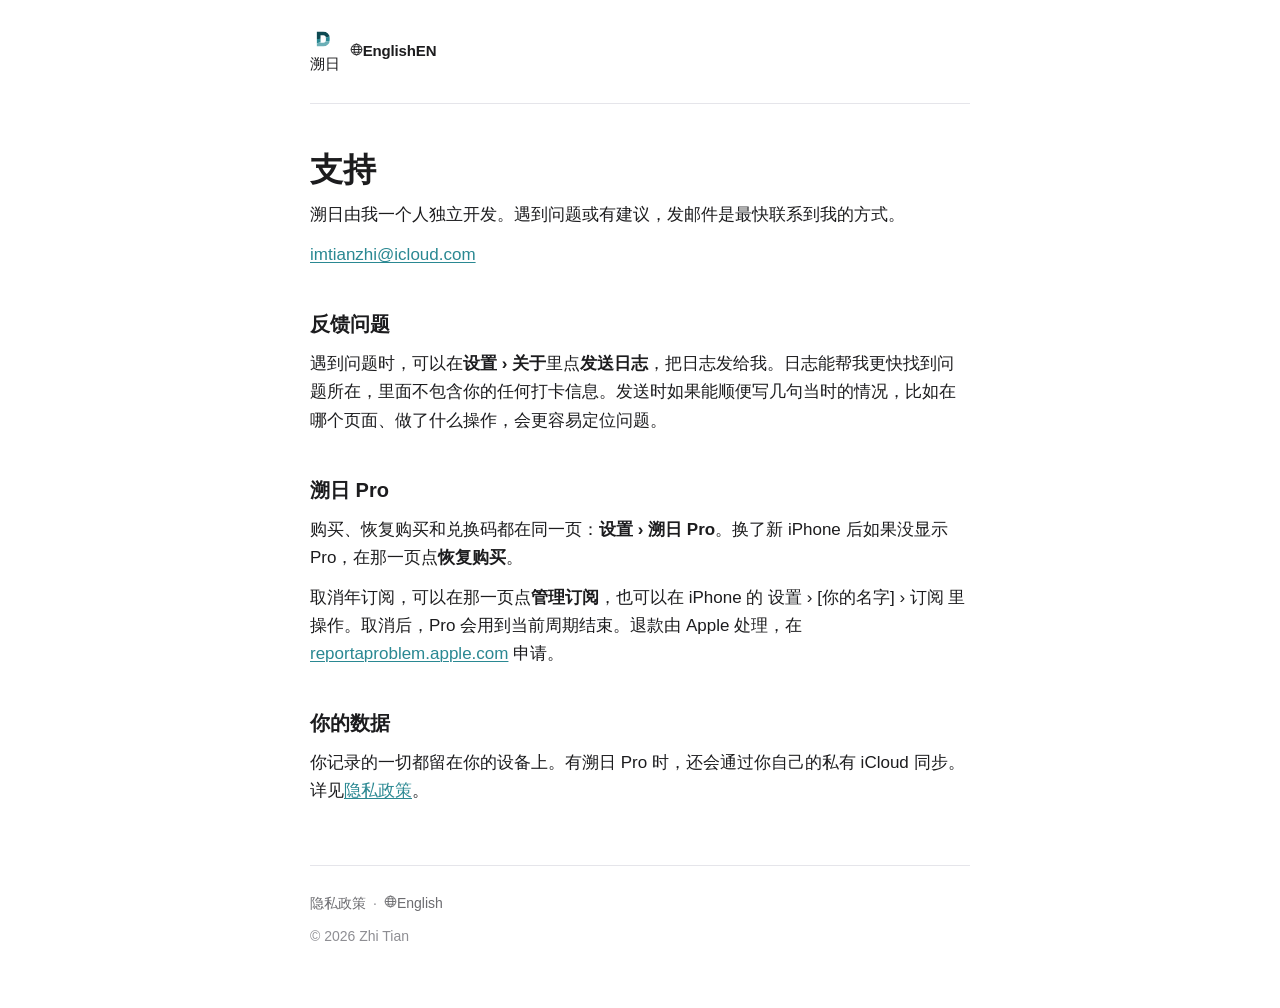
<file: public/support/zh-hans/index.html>
<!doctype html>
<html lang="zh-Hans">
<head>
<meta charset="utf-8">
<meta name="viewport" content="width=device-width, initial-scale=1">
<title>支持 — 溯日</title>
<meta name="description" content="怎样联系溯日的开发者，以及怎样发送日志。">
<link rel="alternate" hreflang="en" href="https://madeofdays.pages.dev/support/">
<link rel="alternate" hreflang="zh-Hans" href="https://madeofdays.pages.dev/support/zh-hans/">
<link rel="icon" href="/favicon.svg" type="image/svg+xml">
<link rel="icon" href="/favicon-32.png" sizes="32x32" type="image/png">
<link rel="apple-touch-icon" href="/apple-touch-icon.png">
<link rel="stylesheet" href="/_style.css?v=5">
</head>
<body>
<div class="bar"><a class="brand" href="/zh-hans/"><picture><source srcset="/icon-dark.svg" media="(prefers-color-scheme: dark)"><img src="/icon-light.svg" alt="" width="26" height="26"></picture>溯日</a><a class="lang" href="/support/" lang="en" hreflang="en" aria-label="English"><svg class="globe" viewBox="0 0 16 16" width="13" height="13" aria-hidden="true"><circle cx="8" cy="8" r="6.6" fill="none" stroke="currentColor" stroke-width="1.2"/><ellipse cx="8" cy="8" rx="2.9" ry="6.6" fill="none" stroke="currentColor" stroke-width="1.2"/><path d="M1.6 8h12.8M2.6 4.7h10.8M2.6 11.3h10.8" fill="none" stroke="currentColor" stroke-width="1.2"/></svg><span class="lang-name">English</span><span class="lang-mark" aria-hidden="true">EN</span></a></div>
<main class="wrap doc">
<h1>支持</h1>

<p>溯日由我一个人独立开发。遇到问题或有建议，发邮件是最快联系到我的方式。</p>
<p><a href="mailto:imtianzhi@icloud.com">imtianzhi@icloud.com</a></p>

<h2>反馈问题</h2>
<p>遇到问题时，可以在<strong>设置 › 关于</strong>里点<strong>发送日志</strong>，把日志发给我。日志能帮我更快找到问题所在，里面不包含你的任何打卡信息。发送时如果能顺便写几句当时的情况，比如在哪个页面、做了什么操作，会更容易定位问题。</p>

<h2>溯日 Pro</h2>
<p>购买、恢复购买和兑换码都在同一页：<strong>设置 › 溯日 Pro</strong>。换了新 iPhone 后如果没显示 Pro，在那一页点<strong>恢复购买</strong>。</p>
<p>取消年订阅，可以在那一页点<strong>管理订阅</strong>，也可以在 iPhone 的 设置 › [你的名字] › 订阅 里操作。取消后，Pro 会用到当前周期结束。退款由 Apple 处理，在 <a href="https://reportaproblem.apple.com">reportaproblem.apple.com</a> 申请。</p>

<h2>你的数据</h2>
<p>你记录的一切都留在你的设备上。有溯日 Pro 时，还会通过你自己的私有 iCloud 同步。详见<a href="/privacy/zh-hans/">隐私政策</a>。</p>

<footer>
  <nav><a href="/privacy/zh-hans/">隐私政策</a><span class="sep">·</span><a class="lang-link" href="/support/" lang="en" hreflang="en"><svg class="globe" viewBox="0 0 16 16" width="13" height="13" aria-hidden="true"><circle cx="8" cy="8" r="6.6" fill="none" stroke="currentColor" stroke-width="1.2"/><ellipse cx="8" cy="8" rx="2.9" ry="6.6" fill="none" stroke="currentColor" stroke-width="1.2"/><path d="M1.6 8h12.8M2.6 4.7h10.8M2.6 11.3h10.8" fill="none" stroke="currentColor" stroke-width="1.2"/></svg>English</a></nav>
  <div class="legal">© 2026 Zhi Tian</div>
</footer>
</main>
</body>
</html>
</file>
<file: _style.css>
:root {
  --bg: #ffffff;
  --fg: #1c1c1e;
  --muted: #6c6c70;
  --faint: #8e8e93;
  --rule: #e5e5ea;
  --link: #2a8892;
  --card: #f7f7f9;
}
@media (prefers-color-scheme: dark) {
  :root {
    --bg: #000000;
    --fg: #f2f2f7;
    --muted: #9a9aa0;
    --faint: #79797f;
    --rule: #2c2c2e;
    --link: #6bafb6;
    --card: #131315;
  }
}

* { box-sizing: border-box; }
html { -webkit-text-size-adjust: 100%; }
body {
  margin: 0;
  background: var(--bg);
  color: var(--fg);
  font: 17px/1.65 -apple-system, BlinkMacSystemFont, "Segoe UI", "PingFang SC",
        "Hiragino Sans GB", "Microsoft YaHei", Roboto, Helvetica, Arial, sans-serif;
  padding: 0 22px;
  -webkit-font-smoothing: antialiased;
}
a { color: var(--link); text-decoration-thickness: 1px; text-underline-offset: 2px; }

/* ---------- shared shell ---------- */
.wrap { max-width: 660px; margin: 0 auto; }

/* Small wordmark. Sub-pages only — on the home page the title IS the wordmark,
   so printing it twice would be the same word in two sizes. */
.bar {
  max-width: 660px; margin: 0 auto;
  padding: 26px 0;
  display: flex; align-items: center; gap: 10px;
}
.bar img { width: 26px; height: 26px; border-radius: 22.4%; display: block; }
.bar a {
  color: var(--fg); text-decoration: none;
  font-size: 15px; font-weight: 590; letter-spacing: -.01em;
}

/* ---------- home ---------- */
/* Icon and wordmark are ONE object, on one line. Alone at the top of a page an
   app icon reads as an empty band with a mark floating in it — and this icon's
   own background is white, so on a white page only the glyph survives. Beside
   the name it is what the App Store product page does: mark, name, subtitle. */
.lockup {
  display: flex; align-items: center; gap: 22px;
  padding: 64px 0 30px;
}
.lockup .glyph {
  width: 76px; height: 76px; border-radius: 22.4%; display: block; flex: none;
  /* an inset hairline, because the light icon is white on a white page */
  box-shadow: inset 0 0 0 1px rgba(0,0,0,.09), 0 1px 2px rgba(0,0,0,.06), 0 8px 22px rgba(0,0,0,.07);
}
@media (prefers-color-scheme: dark) {
  .lockup .glyph { box-shadow: inset 0 0 0 1px rgba(255,255,255,.10); }
}
.lockup h1 {
  font-size: 29px; line-height: 1.14; font-weight: 600;
  letter-spacing: -.032em; margin: 0;
}
.tagline {
  font-size: 17px; line-height: 1.4; color: var(--muted);
  margin: 5px 0 0; letter-spacing: -.005em;
}
.home main > p {
  font-size: 19px; line-height: 1.6; margin: 20px 0 0; max-width: 44ch;
}
.home .rule { height: 1px; background: var(--rule); border: 0; margin: 0 0 28px; }
.status {
  display: inline-block; margin-top: 30px;
  padding: 7px 15px; border-radius: 999px;
  background: var(--card); border: 1px solid var(--rule);
  font-size: 14px; color: var(--muted); letter-spacing: .01em;
}
@media (max-width: 400px) {
  .lockup { gap: 16px; padding-top: 48px; }
  .lockup .glyph { width: 62px; height: 62px; }
  .lockup h1 { font-size: 25px; }
  .tagline { font-size: 16px; }
  .home main > p { font-size: 18px; }
}

/* ---------- documents ---------- */
.doc { padding-top: 6px; border-top: 1px solid var(--rule); }
.doc h1 {
  font-size: 33px; line-height: 1.2; letter-spacing: -.028em; font-weight: 600;
  margin: 40px 0 6px;
}
.doc h2 {
  font-size: 20px; line-height: 1.35; letter-spacing: -.015em; font-weight: 600;
  margin: 42px 0 10px;
}
.doc p, .doc li { margin: 12px 0; }
.doc ul { padding-left: 21px; }
.updated { color: var(--faint); font-size: 15px; margin: 0 0 8px; }
.lede {
  margin: 26px 0; padding: 18px 20px;
  background: var(--card); border: 1px solid var(--rule); border-radius: 14px;
}
.lede p { margin: 0; }
.types { color: var(--muted); font-size: 15px; }

/* ---------- footer ---------- */
/* Carries only what the page above does not already say: the sibling pages.
   The name is in the bar (or the title), so it is not repeated here. */
footer {
  max-width: 660px; margin: 0 auto; padding: 30px 0 60px;
  color: var(--faint); font-size: 14px;
}
.doc footer { margin-top: 60px; padding-top: 26px; border-top: 1px solid var(--rule); }
footer nav a { color: var(--muted); text-decoration: none; }
footer nav a:hover { text-decoration: underline; }
footer .sep { color: var(--faint); padding: 0 7px; }
footer .legal { margin-top: 10px; }

/* Negative tracking is a Latin adjustment. Applied to CJK it squeezes glyphs
   that are already on a fixed em box, so the headings read cramped. */
html[lang^="zh"] h1,
html[lang^="zh"] h2,
html[lang^="zh"] .tagline { letter-spacing: 0; }
</file>
